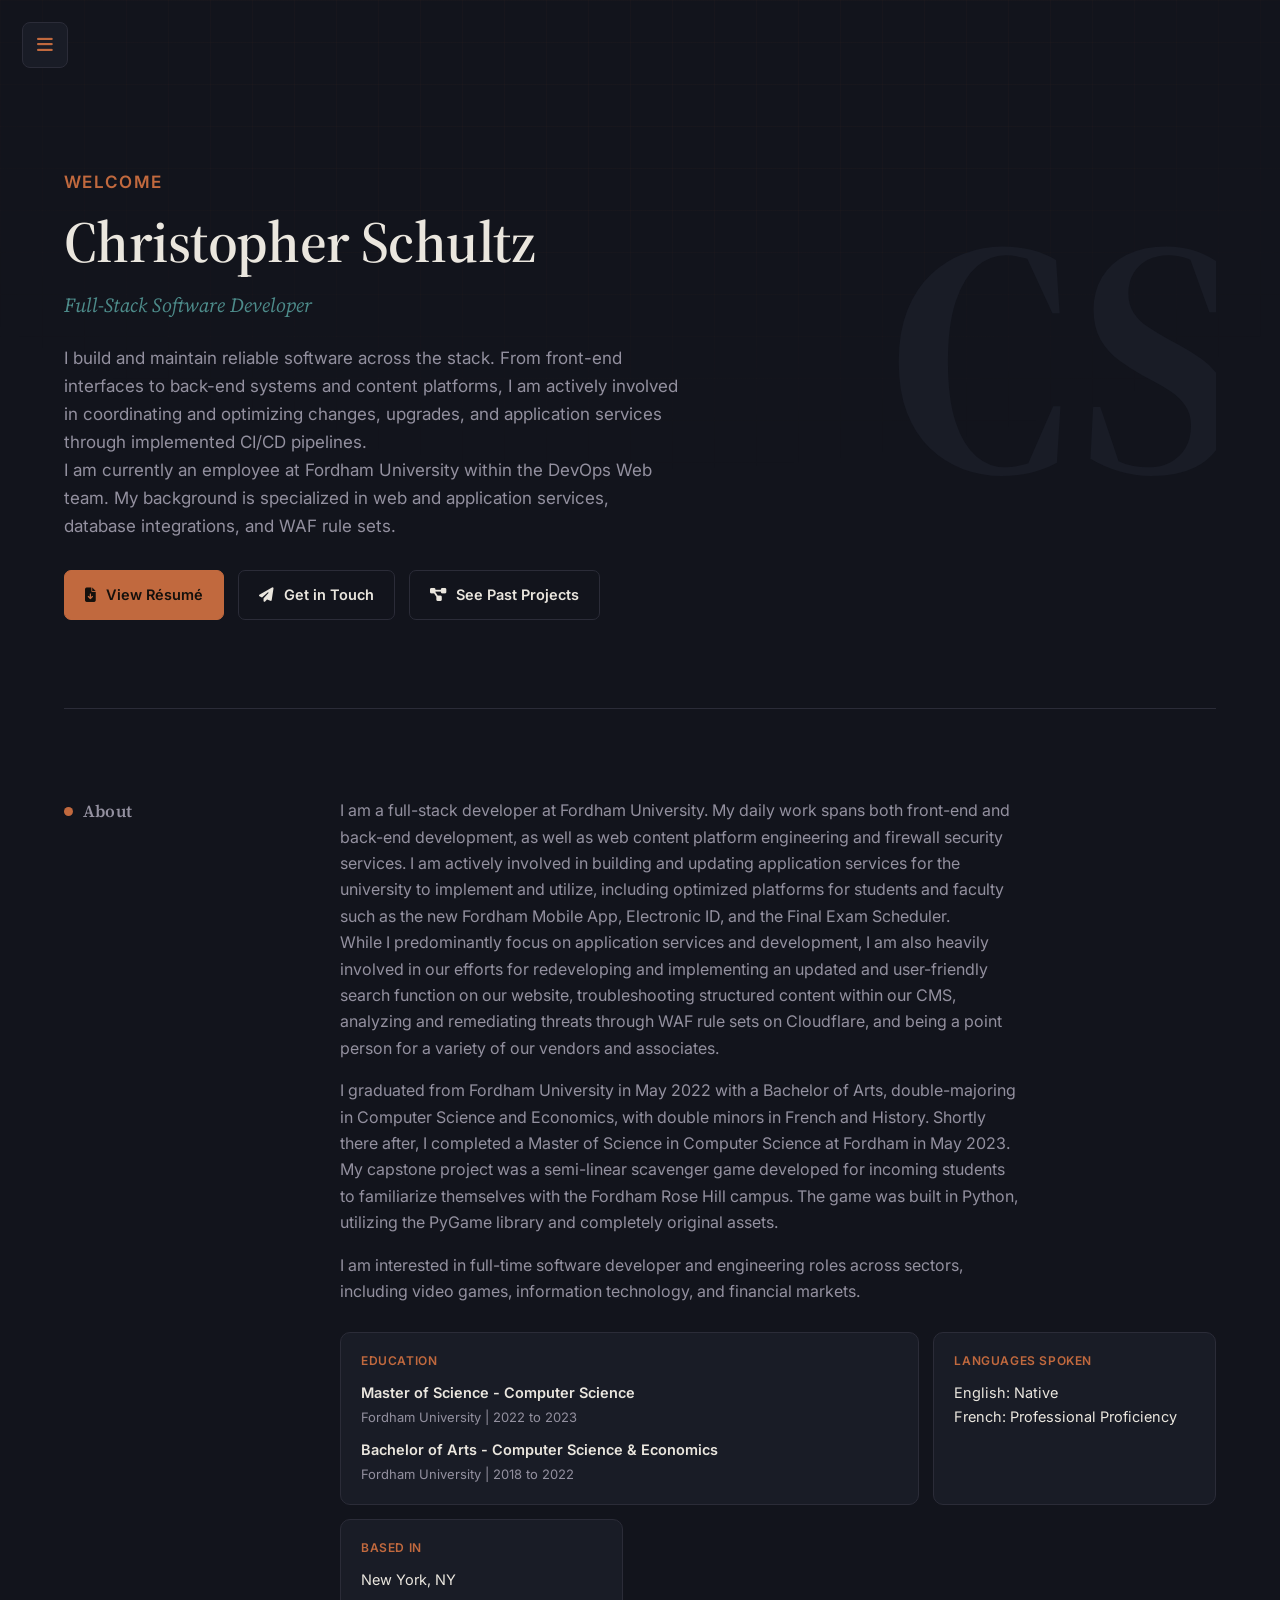
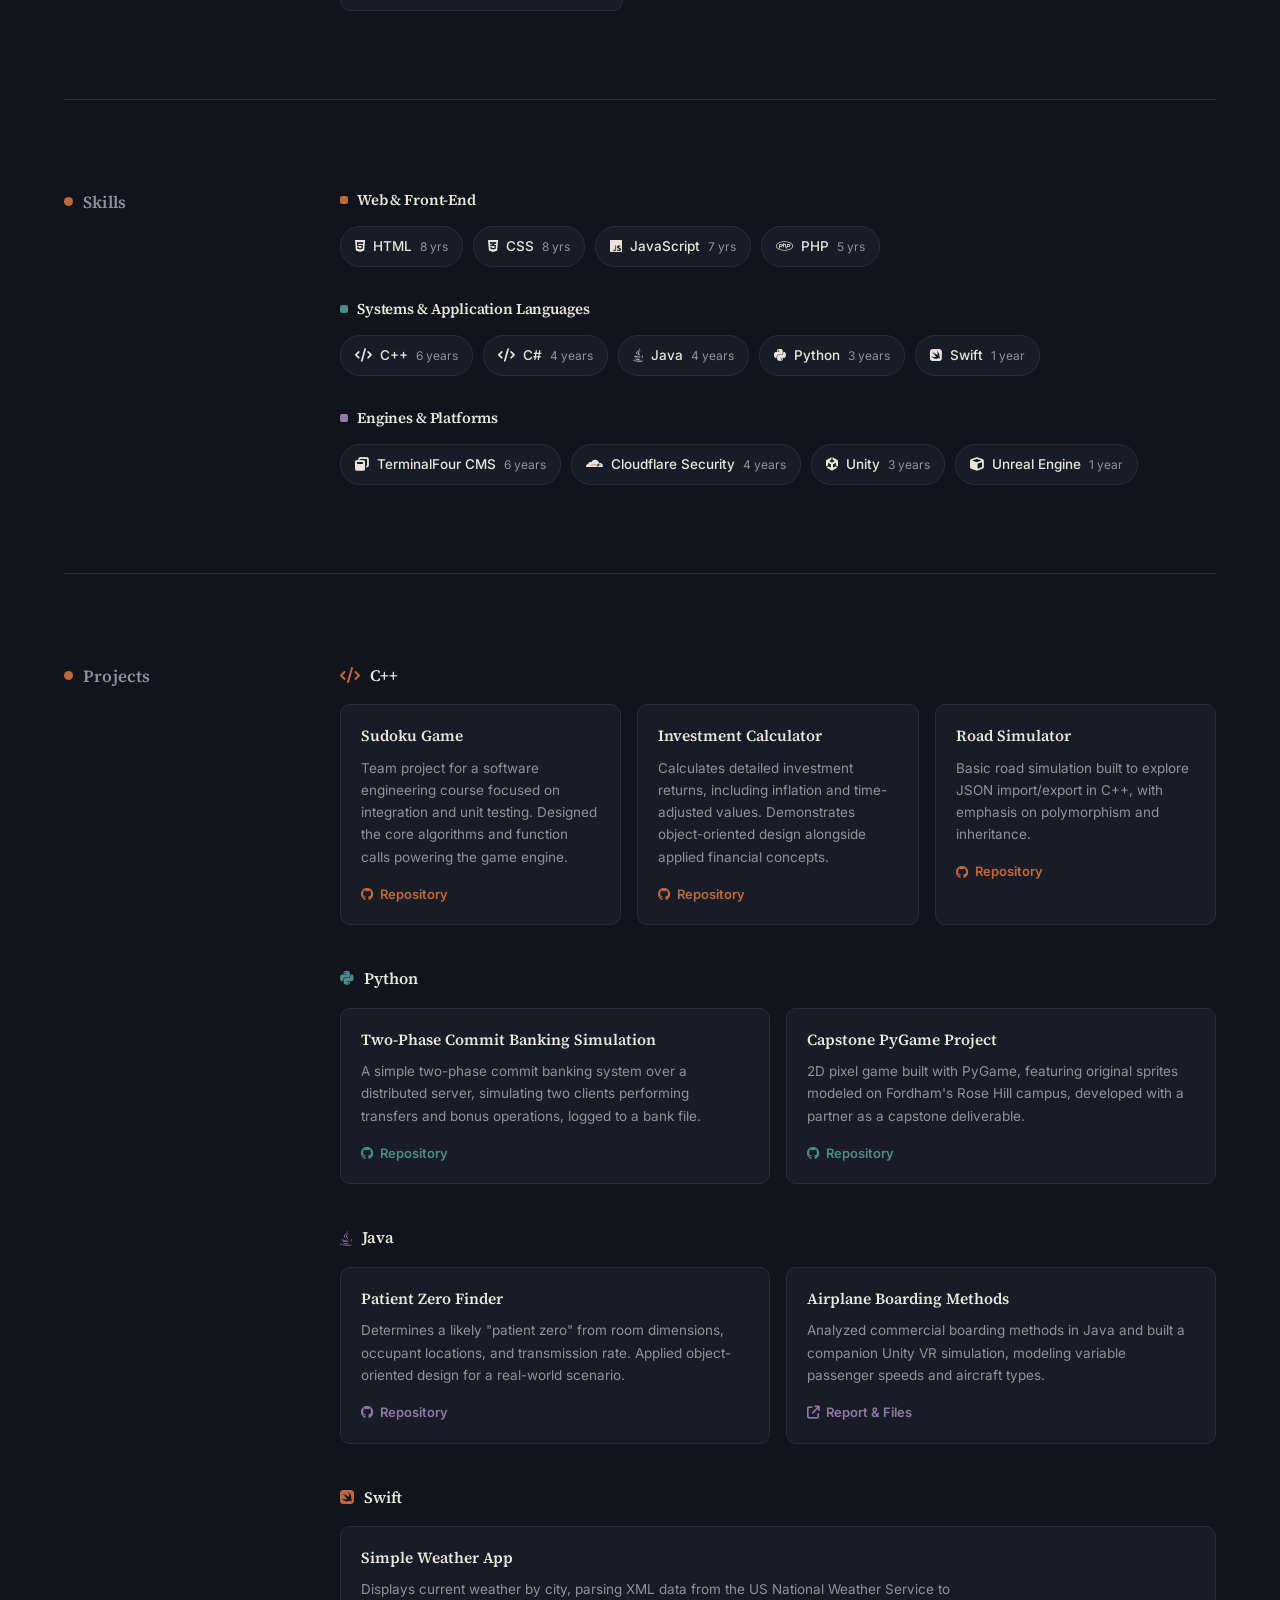
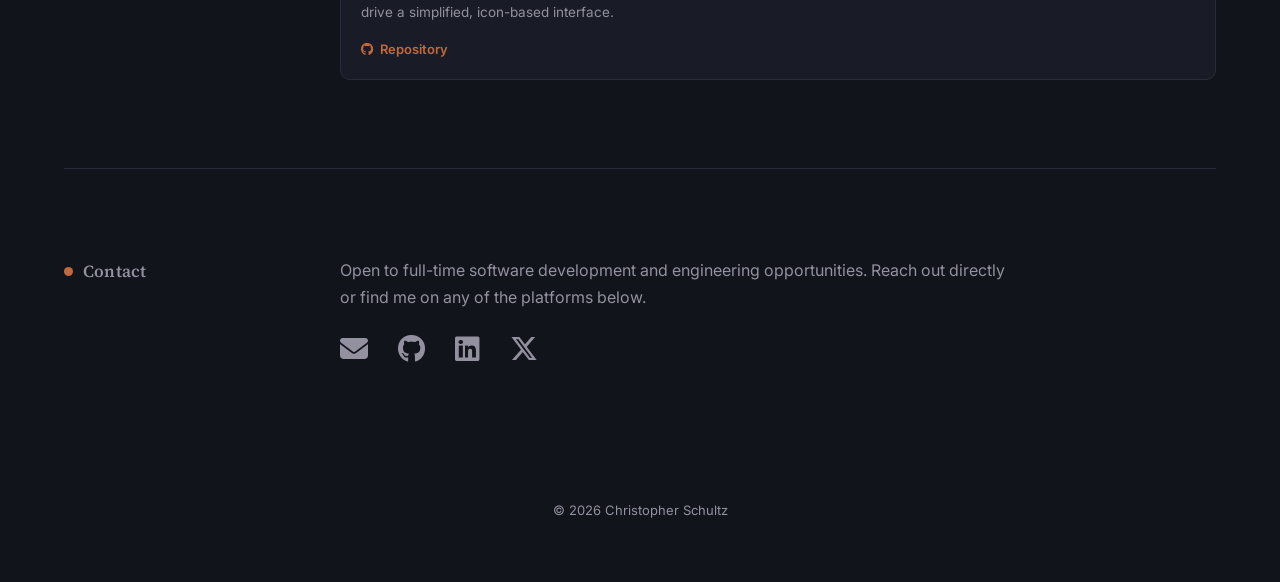
<file: index.html>
<!DOCTYPE html>
<html lang="en">
<head>
<meta charset="UTF-8">
<meta name="viewport" content="width=device-width, initial-scale=1">
<title>Christopher Schultz | Full-Stack Software Developer</title>
<meta name="description" content="Christopher Schultz — Full-Stack Software Developer Web, systems, and product development.">
<link rel="preconnect" href="https://fonts.googleapis.com">
<link rel="preconnect" href="https://fonts.gstatic.com" crossorigin>
<link href="https://fonts.googleapis.com/css2?family=Source+Serif+4:wght@500;600;700&family=Inter:wght@400;500;600;700&display=swap" rel="stylesheet">
<link rel="stylesheet" href="https://cdnjs.cloudflare.com/ajax/libs/font-awesome/6.5.2/css/all.min.css">
<link rel="stylesheet" href="style.css">
</head>
<body>

<button class="nav-toggle" id="navToggle" aria-label="Toggle navigation" aria-expanded="false" aria-controls="sideNav">
  <i class="fa-solid fa-bars"></i>
  <i class="fa-solid fa-xmark"></i>
</button>

<div class="backdrop" id="backdrop"></div>

<nav class="side-nav" id="sideNav">
  <div class="brand">
    <strong>Christopher Schultz</strong>
    <span>Full-Stack Software Developer</span>
  </div>
  <ul>
    <li><a href="#home" data-nav><i class="fa-solid fa-house"></i>Home</a></li>
    <li><a href="#about" data-nav><i class="fa-solid fa-user"></i>About</a></li>
    <li><a href="#skills" data-nav><i class="fa-solid fa-layer-group"></i>Skills</a></li>
    <li><a href="#projects" data-nav><i class="fa-solid fa-diagram-project"></i> Past Projects</a></li>
    <li><a href="#contact" data-nav><i class="fa-solid fa-envelope"></i>Contact</a></li>
  </ul>
  <div class="nav-footer">
    <a href="https://github.com/cschultz11" target="_blank" rel="noopener" aria-label="GitHub"><i class="fa-brands fa-github"></i></a>
    <a href="https://www.linkedin.com/in/christopherjschultz/" target="_blank" rel="noopener" aria-label="LinkedIn"><i class="fa-brands fa-linkedin"></i></a>
    <a href="https://twitter.com/chrisschultz407" target="_blank" rel="noopener" aria-label="X"><i class="fa-brands fa-x-twitter"></i></a>
    <a href="mailto:chrisschultz407@gmail.com" aria-label="Email"><i class="fa-solid fa-envelope"></i></a>
  </div>
</nav>

<main>

  <section id="home" class="hero">
    <span class="monogram" aria-hidden="true">CS</span>
    <div class="hero-content">
      <p class="eyebrow">Welcome</p>
      <h1>Christopher Schultz</h1>
      <p class="role">Full-Stack Software Developer</p>
      <p>I build and maintain reliable software across the stack. From front-end interfaces to
         back-end systems and content platforms, I am actively involved in coordinating and optimizing
         changes, upgrades, and application services through implemented CI/CD pipelines. <br>
         I am currently an employee at Fordham University within the DevOps Web team. My background is specialized
        in web and application services, database integrations, and WAF rule sets.</p>
      <div class="cta-row">
        <a class="btn btn-primary" href="https://github.com/cschultz11/cschultz11.github.io/blob/production/about/Christopher%20Schultz%20Resume.pdf" target="_blank" rel="noopener">
          <i class="fa-solid fa-file-arrow-down"></i> View Résumé
        </a>
        <a class="btn btn-ghost" href="#contact"><i class="fa-solid fa-paper-plane"></i> Get in Touch</a>
        <a class="btn btn-ghost" href="#projects"><i class="fa-solid fa-diagram-project"></i> See Past Projects</a>
      </div>
    </div>
  </section>

  <section id="about">
    <div class="section-grid">
      <h2 class="section-label"><span class="index-dot"></span>About</h2>
      <div class="section-content">
        <p>I am a full-stack developer at Fordham University. My daily work spans both
           front-end and back-end development, as well as web content platform engineering and firewall security services.
           I am actively involved in building and updating application services for the university to implement and utilize,
          including optimized platforms for students and faculty such as the new Fordham Mobile App, Electronic ID, and the Final Exam Scheduler.<br>
          While I predominantly focus on application services and development, I am also heavily involved in our efforts for redeveloping and implementing
          an updated and user-friendly search function on our website, troubleshooting structured content within our CMS, analyzing and remediating threats
          through WAF rule sets on Cloudflare, and being a point person for a variety of our vendors and associates.</p>
        <p>I graduated from Fordham University in May 2022 with a Bachelor of Arts,
           double-majoring in Computer Science and Economics, with double minors in French and
           History. Shortly there after, I completed a Master of Science in Computer Science at Fordham in May 2023.
           My capstone project was a semi-linear scavenger game developed for incoming students to familiarize themselves with the Fordham Rose Hill campus. The game was built in Python, utilizing the PyGame
           library and completely original assets.</p>
        <p>I am interested in full-time software developer and engineering roles across sectors, including video
           games, information technology, and financial markets.</p>

        <div class="facts">
          <div class="fact fact-wide">
            <div class="label">Education</div>
            <ul class="edu-list">
              <li><strong>Master of Science - Computer Science</strong><span>Fordham University | 2022 to 2023</span></li>
              <li><strong>Bachelor of Arts - Computer Science & Economics</strong><span>Fordham University | 2018 to 2022</span></li>
            </ul>
          </div>
          <div class="fact"><div class="label">Languages Spoken</div><div class="value">English: Native</div><div class="value">French: Professional Proficiency</div></div>
          <div class="fact"><div class="label">Based In</div><div class="value">New York, NY</div></div>
        </div>
      </div>
    </div>
  </section>

  <section id="skills">
    <div class="section-grid">
      <h2 class="section-label"><span class="index-dot"></span>Skills</h2>
      <div class="section-content">

        <div class="skill-group c-1">
          <h3>Web & Front-End</h3>
          <div class="chip-row">
            <span class="chip"><i class="fa-brands fa-html5"></i>HTML <span class="yrs">8 yrs</span></span>
            <span class="chip"><i class="fa-brands fa-css3-alt"></i>CSS <span class="yrs">8 yrs</span></span>
            <span class="chip"><i class="fa-brands fa-js"></i>JavaScript <span class="yrs">7 yrs</span></span>
            <span class="chip"><i class="fa-brands fa-php"></i>PHP <span class="yrs">5 yrs</span></span>
          </div>
        </div>

        <div class="skill-group c-2">
          <h3>Systems & Application Languages</h3>
          <div class="chip-row">
            <span class="chip"><i class="fa-solid fa-code"></i>C++ <span class="yrs">6 years</span></span>
            <span class="chip"><i class="fa-solid fa-code"></i>C# <span class="yrs">4 years</span></span>
            <span class="chip"><i class="fa-brands fa-java"></i>Java <span class="yrs">4 years</span></span>
            <span class="chip"><i class="fa-brands fa-python"></i>Python <span class="yrs">3 years</span></span>
            <span class="chip"><i class="fa-brands fa-swift"></i>Swift <span class="yrs">1 year</span></span>
          </div>
        </div>

        <div class="skill-group c-3">
          <h3>Engines & Platforms</h3>
          <div class="chip-row">
            <span class="chip"><i class="fa-solid fa-window-restore"></i>TerminalFour CMS<span class="yrs">6 years</span></span>
            <span class="chip"><i class="fa-brands fa-cloudflare"></i>Cloudflare Security<span class="yrs">4 years</span></span>
            <span class="chip"><i class="fa-brands fa-unity"></i>Unity <span class="yrs">3 years</span></span>
            <span class="chip"><i class="fa-solid fa-cube"></i>Unreal Engine <span class="yrs">1 year</span></span>
          </div>
        </div>

      </div>
    </div>
  </section>

  <section id="projects">
    <div class="section-grid">
      <h2 class="section-label"><span class="index-dot"></span>Projects</h2>
      <div class="section-content">

        <div class="proj-lang c-1">
          <div class="lang-head"><i class="fa-solid fa-code"></i><span>C++</span></div>
          <div class="proj-grid">
            <div class="proj-card">
              <h4>Sudoku Game</h4>
              <p>Team project for a software engineering course focused on integration and unit
                 testing. Designed the core algorithms and function calls powering the game engine.</p>
              <a href="https://github.com/adonofrio23/Software-Engineering-Sudoku" target="_blank" rel="noopener"><i class="fa-brands fa-github"></i> Repository</a>
            </div>
            <div class="proj-card">
              <h4>Investment Calculator</h4>
              <p>Calculates detailed investment returns, including inflation and time-adjusted
                 values. Demonstrates object-oriented design alongside applied financial concepts.</p>
              <a href="https://github.com/cschultz11/InvestmentCalculator/" target="_blank" rel="noopener"><i class="fa-brands fa-github"></i> Repository</a>
            </div>
            <div class="proj-card">
              <h4>Road Simulator</h4>
              <p>Basic road simulation built to explore JSON import/export in C++, with emphasis on
                 polymorphism and inheritance.</p>
              <a href="https://github.com/cschultz11/road-simulator" target="_blank" rel="noopener"><i class="fa-brands fa-github"></i> Repository</a>
            </div>
          </div>
        </div>

        <div class="proj-lang c-2">
          <div class="lang-head"><i class="fa-brands fa-python"></i><span>Python</span></div>
          <div class="proj-grid">
            <div class="proj-card">
              <h4>Two-Phase Commit Banking Simulation</h4>
              <p>A simple two-phase commit banking system over a distributed server, simulating two
                 clients performing transfers and bonus operations, logged to a bank file.</p>
              <a href="https://github.com/cschultz11/Simple-2PC" target="_blank" rel="noopener"><i class="fa-brands fa-github"></i> Repository</a>
            </div>
            <div class="proj-card">
              <h4>Capstone PyGame Project</h4>
              <p>2D pixel game built with PyGame, featuring original sprites modeled on Fordham's
                 Rose Hill campus, developed with a partner as a capstone deliverable.</p>
              <a href="https://github.com/AlexisWein/Capstone-Project" target="_blank" rel="noopener"><i class="fa-brands fa-github"></i> Repository</a>
            </div>
          </div>
        </div>

        <div class="proj-lang c-3">
          <div class="lang-head"><i class="fa-brands fa-java"></i><span>Java</span></div>
          <div class="proj-grid">
            <div class="proj-card">
              <h4>Patient Zero Finder</h4>
              <p>Determines a likely "patient zero" from room dimensions, occupant locations, and
                 transmission rate. Applied object-oriented design for a real-world scenario.</p>
              <a href="https://github.com/cschultz11/PatientZeroFinder" target="_blank" rel="noopener"><i class="fa-brands fa-github"></i> Repository</a>
            </div>
            <div class="proj-card">
              <h4>Airplane Boarding Methods</h4>
              <p>Analyzed commercial boarding methods in Java and built a companion Unity VR
                 simulation, modeling variable passenger speeds and aircraft types.</p>
              <a href="https://drive.google.com/drive/folders/1aSpMXPJNy6ypOxad23_6JShjhKEfQ1mN?usp=sharing" target="_blank" rel="noopener"><i class="fa-solid fa-arrow-up-right-from-square"></i> Report & Files</a>
            </div>
          </div>
        </div>

        <div class="proj-lang c-1">
          <div class="lang-head"><i class="fa-brands fa-swift"></i><span>Swift</span></div>
          <div class="proj-grid">
            <div class="proj-card">
              <h4>Simple Weather App</h4>
              <p>Displays current weather by city, parsing XML data from the US National Weather
                 Service to drive a simplified, icon-based interface.</p>
              <a href="https://github.com/cschultz11/weather-app" target="_blank" rel="noopener"><i class="fa-brands fa-github"></i> Repository</a>
            </div>
          </div>
        </div>

      </div>
    </div>
  </section>

  <section id="contact">
    <div class="section-grid">
      <h2 class="section-label"><span class="index-dot"></span>Contact</h2>
      <div class="section-content">
        <p>Open to full-time software development and engineering opportunities. Reach out directly or find me on
           any of the platforms below.</p>
        <div class="contact-icons">
          <a href="mailto:chrisschultz407@gmail.com" aria-label="Email" title="Email"><i class="fa-solid fa-envelope"></i></a>
          <a href="https://github.com/cschultz11" target="_blank" rel="noopener" aria-label="GitHub" title="GitHub"><i class="fa-brands fa-github"></i></a>
          <a href="https://www.linkedin.com/in/christopherjschultz/" target="_blank" rel="noopener" aria-label="LinkedIn" title="LinkedIn"><i class="fa-brands fa-linkedin"></i></a>
          <a href="https://twitter.com/chrisschultz407" target="_blank" rel="noopener" aria-label="X" title="X"><i class="fa-brands fa-x-twitter"></i></a>
        </div>
      </div>
    </div>
  </section>

</main>

<footer>&copy; <span id="year"></span> Christopher Schultz</footer>

<script src="script.js"></script>
</body>
</html>
</file>
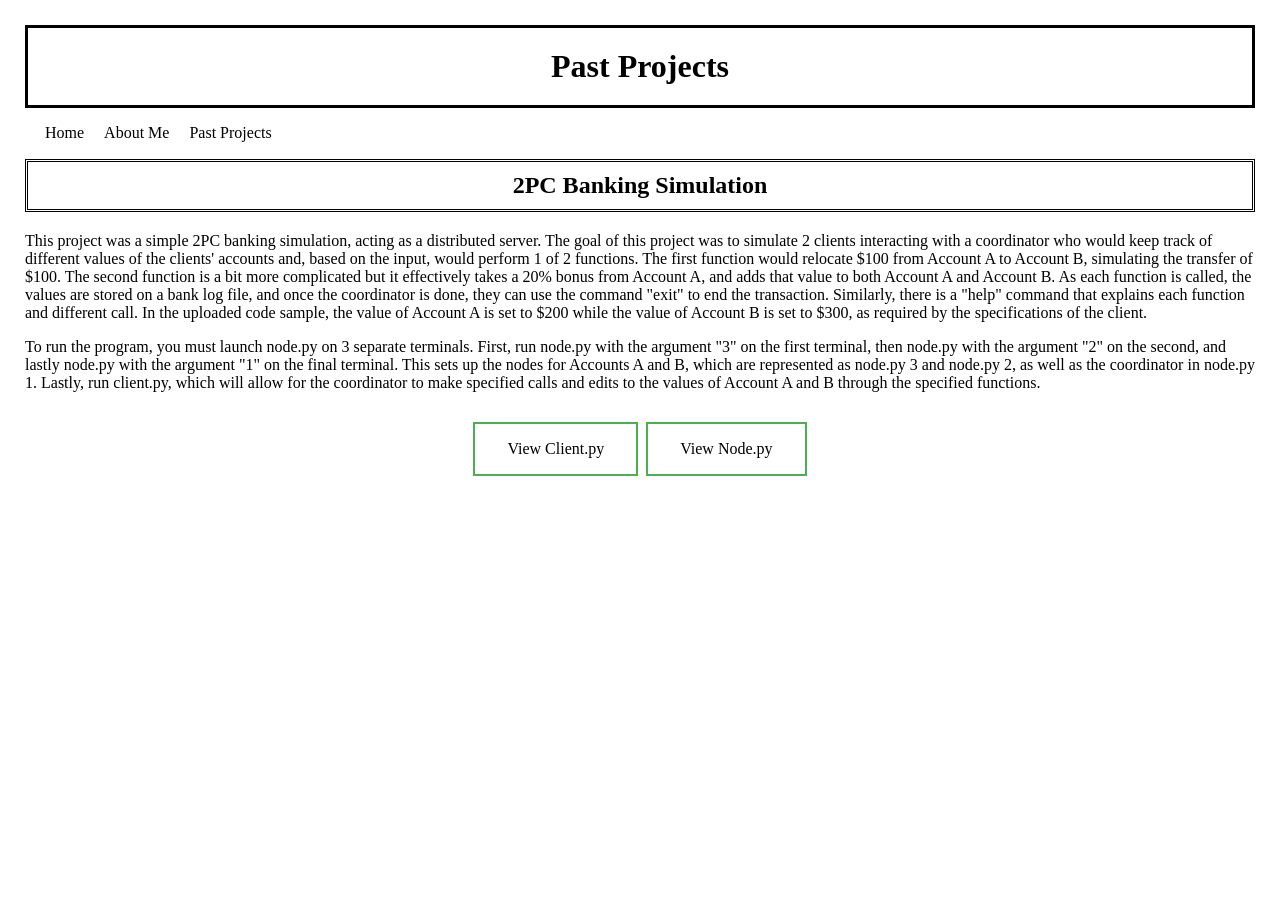
<file: past-projects/2PC-banking/index.html>
<!DOCTYPE html>
<html>
<head>
	<style>
		.button {
			background-color: #4CAF50;
  			border: none;
  			color: white;
  			padding: 16px 32px;
  			text-align: center;
  			text-decoration: none;
  			display: inline-block;
  			font-size: 16px;
  			margin: 4px 2px;
  			transition-duration: 0.4s;
  			cursor: pointer;
		}
		.buttonDOWNLOAD {
			background-color: white; 
  			color: black; 
  			border: 2px solid #4CAF50;
		}
		.buttonDOWNLOAD:hover {
			background-color: #4CAF50;
  			color: white;
		}
		ul2 {
			list-style-type: none;
			background-color: #f3f3f3;
		}
		li2 {
			float: left;
		}
		li2 a {
			display: block;
			color: black;
			background-color: white;
			text-align: center;
			padding: 10px;
			text-decoration: none;
		}
		li2 a:hover:not(.active) {
			background-color: #ddd;
		}
		li2 a.active {
			color: white;
			background-color: #04AA6D;
		}
		body {
			margin: 25px;
		}
		div {
			text-align:center;
			padding: 10px;
		}
		.demark {
			margin-top:-25px;
			margin-bottom:35px;
		}
		h1 {
			text-align: center;
			border-style: solid;
			padding: 20px;
		}
		h2 {
			padding: 10px;
			text-align:center;
		}
		.sectBorder {
			border-style: double;
		}
		h3 {
			margin-bottom:-10px;
			padding: 10px;
			text-align:center;
		}
	</style>
<head>
  
<body>
	<h1>Past Projects</h1>
	<div class="demark">
	<ul2>
		<li2><a href="https://cschultz11.github.io/">Home</a></li2>
		<li2><a href="https://cschultz11.github.io/about-me/">About Me</a></li2>
		<li2><a href="https://cschultz11.github.io/past-projects/">Past Projects</a></li2>
	</ul2>
	</div>
		<h2 class="sectBorder">2PC Banking Simulation</h2>
		<p>This project was a simple 2PC banking simulation, acting as a distributed server. The goal of this project
		was to simulate 2 clients interacting with a coordinator who would keep track of different values of the clients' accounts
		and, based on the input, would perform 1 of 2 functions. The first function would relocate $100 from Account A to Account B,
		simulating the transfer of $100. The second function is a bit more complicated but it effectively takes a 20% bonus from
		Account A, and adds that value to both Account A and Account B. As each function is called, the values are stored on a bank log file,
		and once the coordinator is done, they can use the command "exit" to end the transaction. Similarly, there is a "help" command that explains
		each function and different call. In the uploaded code sample, the value of Account A is set to $200 while the value of Account B is set to $300,
		as required by the specifications of the client.</p>
		<p>To run the program, you must launch node.py on 3 separate terminals. First, run node.py with the argument "3" on the first terminal, then
		node.py with the argument "2" on the second, and lastly node.py with the argument "1" on the final terminal. This sets up the nodes for Accounts A and B,
		which are represented as node.py 3 and node.py 2, as well as the coordinator in node.py 1. Lastly, run client.py, which will allow for the coordinator to
		make specified calls and edits to the values of Account A and B through the specified functions.
		</p>
		<div>
		<a href="https://github.com/cschultz11/cschultz11.github.io/blob/main/past-projects/2PC-banking/client.py" class="button buttonDOWNLOAD">
		View Client.py</a>
		<a href="https://github.com/cschultz11/cschultz11.github.io/blob/main/past-projects/2PC-banking/client.py" class="button buttonDOWNLOAD">
		View Node.py</a>
		</div>
</body>  
</html>
</file>
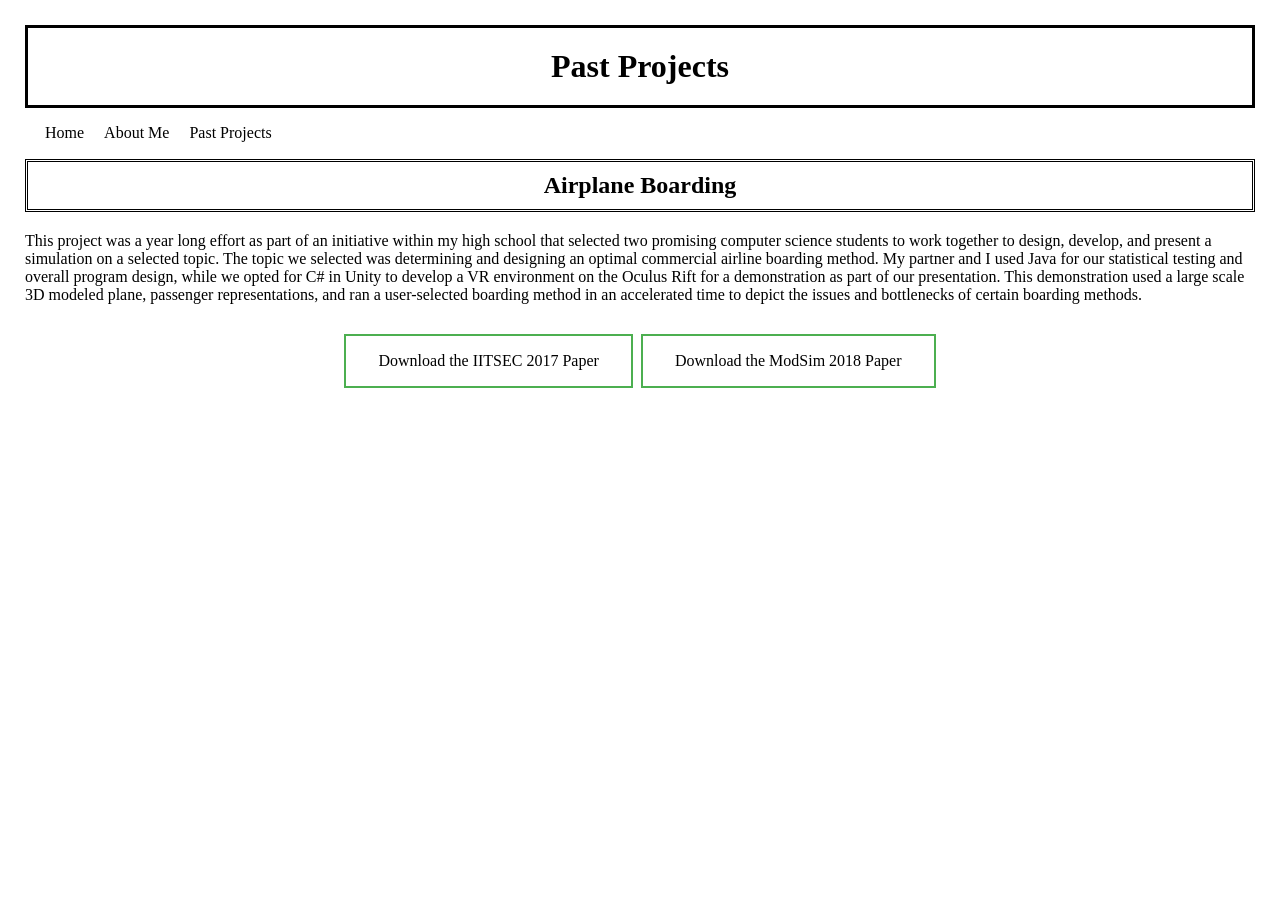
<file: past-projects/airplane-boarding/index.html>
<!DOCTYPE html>
<html>
<head>
	<style>
		.button {
			background-color: #4CAF50;
  			border: none;
  			color: white;
  			padding: 16px 32px;
  			text-align: center;
  			text-decoration: none;
  			display: inline-block;
  			font-size: 16px;
  			margin: 4px 2px;
  			transition-duration: 0.4s;
  			cursor: pointer;
		}
		.buttonDOWNLOAD {
			background-color: white; 
  			color: black; 
  			border: 2px solid #4CAF50;
		}
		.buttonDOWNLOAD:hover {
			background-color: #4CAF50;
  			color: white;
		}
		ul2 {
			list-style-type: none;
			background-color: #f3f3f3;
		}
		li2 {
			float: left;
		}
		li2 a {
			display: block;
			color: black;
			background-color: white;
			text-align: center;
			padding: 10px;
			text-decoration: none;
		}
		li2 a:hover:not(.active) {
			background-color: #ddd;
		}
		li2 a.active {
			color: white;
			background-color: #04AA6D;
		}
		body {
			margin: 25px;
		}
		div {
			text-align:center;
			padding: 10px;
		}
		.demark {
			margin-top:-25px;
			margin-bottom:35px;
		}
		h1 {
			text-align: center;
			border-style: solid;
			padding: 20px;
		}
		h2 {
			padding: 10px;
			text-align:center;
		}
		.sectBorder {
			border-style: double;
		}
		h3 {
			margin-bottom:-10px;
			padding: 10px;
			text-align:center;
		}
	</style>
<head>
  
<body>
	<h1>Past Projects</h1>
	<div class="demark">
	<ul2>
		<li2><a href="https://cschultz11.github.io/">Home</a></li2>
		<li2><a href="https://cschultz11.github.io/about-me/">About Me</a></li2>
		<li2><a href="https://cschultz11.github.io/past-projects/">Past Projects</a></li2>
	</ul2>
	</div>
		<h2 class="sectBorder">Airplane Boarding</h2>
		<p>This project was a year long effort as part of an initiative within my high school that selected
		two promising computer science students to work together to design, develop, and present a simulation
		on a selected topic. The topic we selected was determining and designing an optimal commercial airline boarding
		method. My partner and I used Java for our statistical testing and overall program design, while we opted for C# in Unity
		to develop a VR environment on the Oculus Rift for a demonstration as part of our presentation. This demonstration
		used a large scale 3D modeled plane, passenger representations, and ran a user-selected boarding method in an accelerated time
		to depict the issues and bottlenecks of certain boarding methods.</p>
		<div>
		<a href="https://github.com/cschultz11/cschultz11.github.io/raw/main/past-projects/airplane-boarding/papers/An%20Analysis%20of%20Boarding%20Procedures%20on%20Commercial%20Airlines%20(IITSEC).pdf" class="button buttonDOWNLOAD">
		Download the IITSEC 2017 Paper</a>
		<a href="https://github.com/cschultz11/cschultz11.github.io/raw/main/past-projects/airplane-boarding/papers/An%20Analysis%20of%20Boarding%20Procedures%20on%20Commercial%20Airlines%20(MODSIM).pdf" class="button buttonDOWNLOAD">
		Download the ModSim 2018 Paper</a>
		</div>
</body>  
</html>
</file>
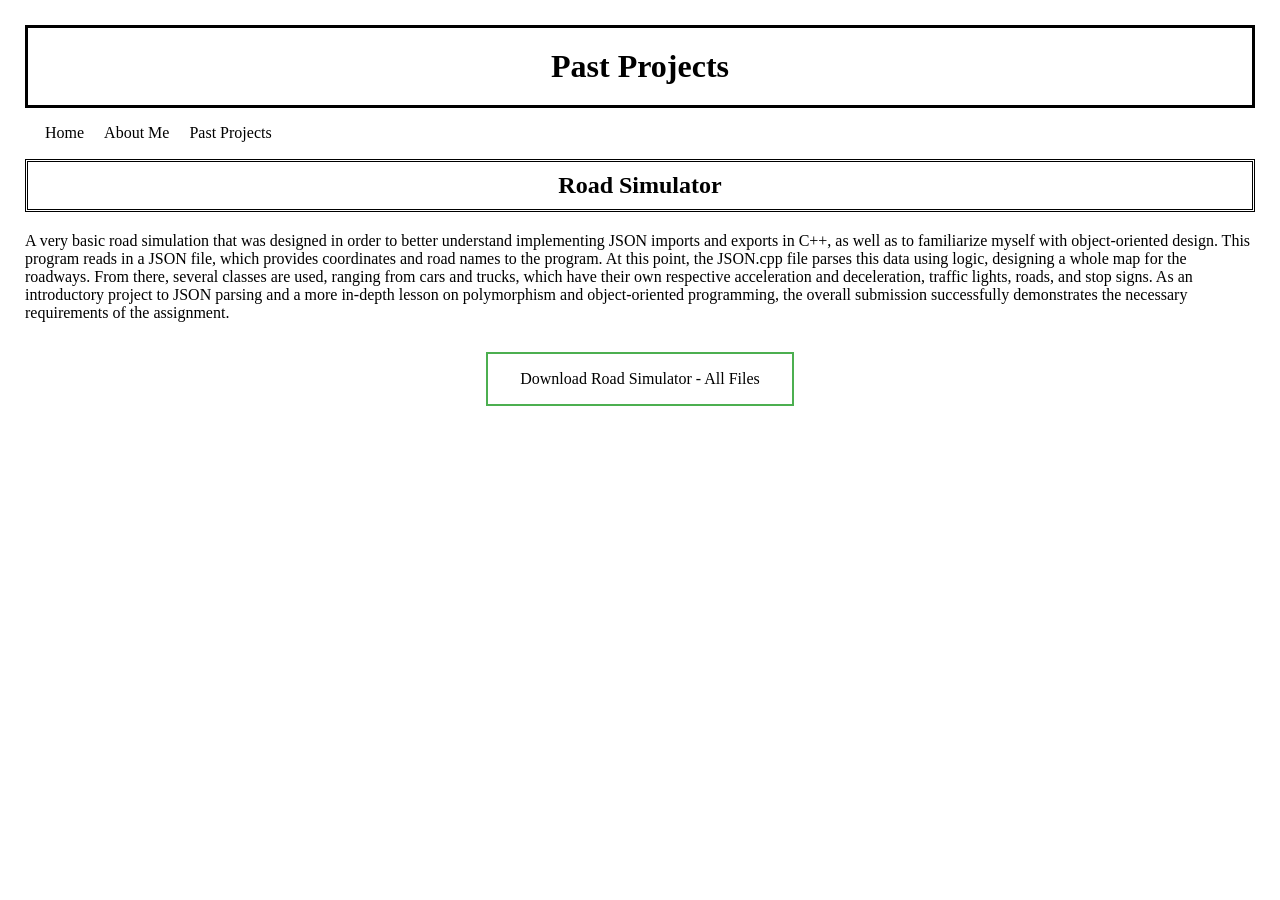
<file: past-projects/road-simulator/index.html>
<!DOCTYPE html>
<html>
<head>
	<style>
		.button {
			background-color: #4CAF50;
  			border: none;
  			color: white;
  			padding: 16px 32px;
  			text-align: center;
  			text-decoration: none;
  			display: inline-block;
  			font-size: 16px;
  			margin: 4px 2px;
  			transition-duration: 0.4s;
  			cursor: pointer;
		}
		.buttonDOWNLOAD {
			background-color: white; 
  			color: black; 
  			border: 2px solid #4CAF50;
		}
		.buttonDOWNLOAD:hover {
			background-color: #4CAF50;
  			color: white;
		}
		ul2 {
			list-style-type: none;
			background-color: #f3f3f3;
		}
		li2 {
			float: left;
		}
		li2 a {
			display: block;
			color: black;
			background-color: white;
			text-align: center;
			padding: 10px;
			text-decoration: none;
		}
		li2 a:hover:not(.active) {
			background-color: #ddd;
		}
		li2 a.active {
			color: white;
			background-color: #04AA6D;
		}
		body {
			margin: 25px;
		}
		div {
			text-align:center;
			padding: 10px;
		}
		.demark {
			margin-top:-25px;
			margin-bottom:35px;
		}
		h1 {
			text-align: center;
			border-style: solid;
			padding: 20px;
		}
		h2 {
			padding: 10px;
			text-align:center;
		}
		.sectBorder {
			border-style: double;
		}
		h3 {
			margin-bottom:-10px;
			padding: 10px;
			text-align:center;
		}
	</style>
<head>
  
<body>
	<h1>Past Projects</h1>
	<div class="demark">
	<ul2>
		<li2><a href="https://cschultz11.github.io/">Home</a></li2>
		<li2><a href="https://cschultz11.github.io/about-me/">About Me</a></li2>
		<li2><a href="https://cschultz11.github.io/past-projects/">Past Projects</a></li2>
	</ul2>
	</div>
		<h2 class="sectBorder">Road Simulator</h2>
		<p>A very basic road simulation that was designed in order to better understand implementing JSON imports and exports
		in C++, as well as to familiarize myself with object-oriented design. This program reads in a JSON file, which provides
		coordinates and road names to the program. At this point, the JSON.cpp file parses this data using logic, designing a
		whole map for the roadways. From there, several classes are used, ranging from cars and trucks, which have their own
		respective acceleration and deceleration, traffic lights, roads, and stop signs. As an introductory project to JSON
		parsing and a more in-depth lesson on polymorphism and object-oriented programming, the overall submission
		successfully demonstrates the necessary requirements of the assignment.</p>
		<div>
		<a href="https://github.com/cschultz11/cschultz11.github.io/raw/main/past-projects/road-simulator/Road%20Simulator.zip" class="button buttonDOWNLOAD">
		Download Road Simulator - All Files</a>
		</div>
</body>  
</html>
</file>
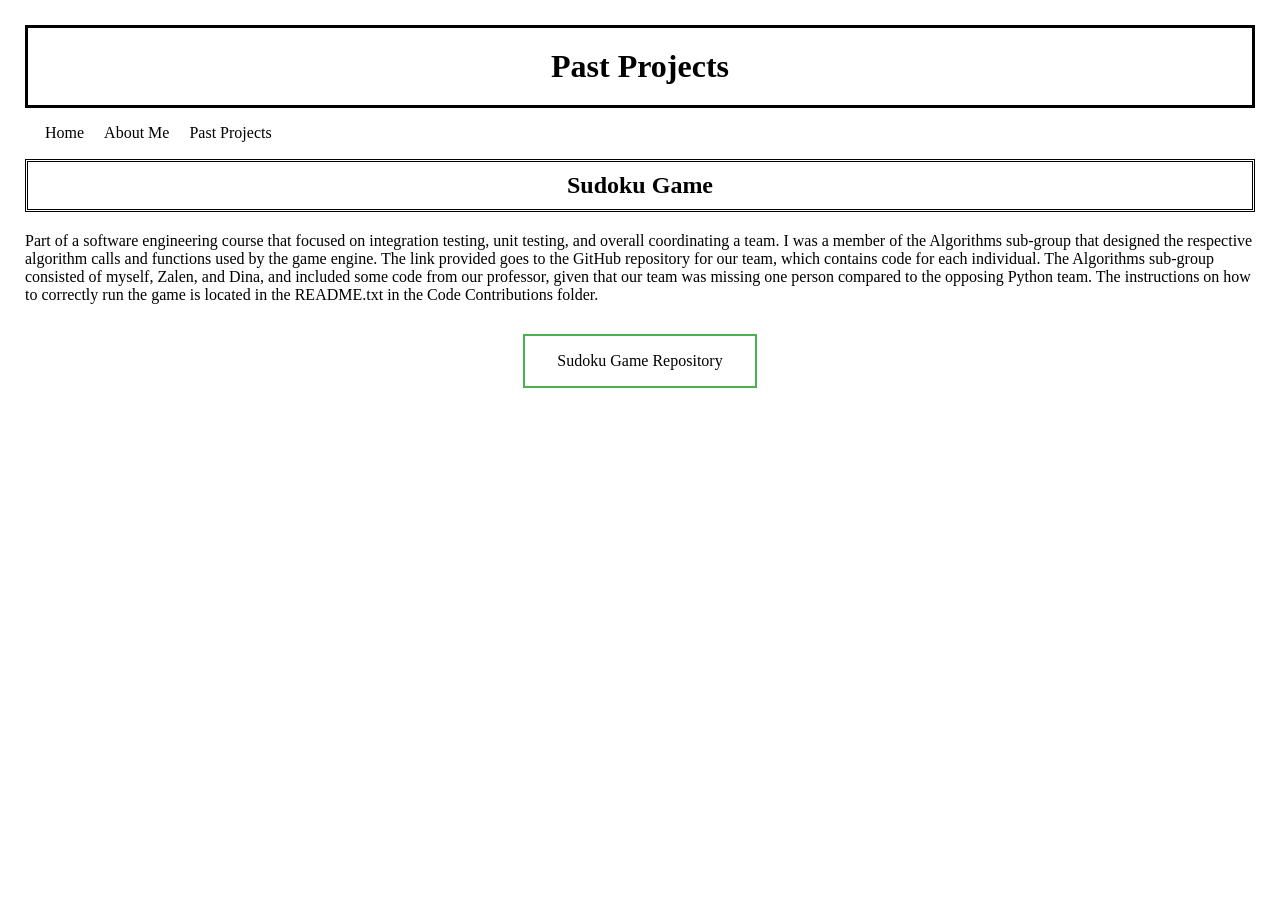
<file: past-projects/sudoku-game/index.html>
<!DOCTYPE html>
<html>
<head>
	<style>
		.button {
			background-color: #4CAF50;
  			border: none;
  			color: white;
  			padding: 16px 32px;
  			text-align: center;
  			text-decoration: none;
  			display: inline-block;
  			font-size: 16px;
  			margin: 4px 2px;
  			transition-duration: 0.4s;
  			cursor: pointer;
		}
		.buttonDOWNLOAD {
			background-color: white; 
  			color: black; 
  			border: 2px solid #4CAF50;
		}
		.buttonDOWNLOAD:hover {
			background-color: #4CAF50;
  			color: white;
		}
		ul2 {
			list-style-type: none;
			background-color: #f3f3f3;
		}
		li2 {
			float: left;
		}
		li2 a {
			display: block;
			color: black;
			background-color: white;
			text-align: center;
			padding: 10px;
			text-decoration: none;
		}
		li2 a:hover:not(.active) {
			background-color: #ddd;
		}
		li2 a.active {
			color: white;
			background-color: #04AA6D;
		}
		body {
			margin: 25px;
		}
		div {
			text-align:center;
			padding: 10px;
		}
		.demark {
			margin-top:-25px;
			margin-bottom:35px;
		}
		h1 {
			text-align: center;
			border-style: solid;
			padding: 20px;
		}
		h2 {
			padding: 10px;
			text-align:center;
		}
		.sectBorder {
			border-style: double;
		}
		h3 {
			margin-bottom:-10px;
			padding: 10px;
			text-align:center;
		}
	</style>
<head>
  
<body>
	<h1>Past Projects</h1>
	<div class="demark">
	<ul2>
		<li2><a href="https://cschultz11.github.io/">Home</a></li2>
		<li2><a href="https://cschultz11.github.io/about-me/">About Me</a></li2>
		<li2><a href="https://cschultz11.github.io/past-projects/">Past Projects</a></li2>
	</ul2>
	</div>
		<h2 class="sectBorder">Sudoku Game</h2>
		<p>Part of a software engineering course that focused on integration testing, unit testing, and overall coordinating a team.
      I was a member of the Algorithms sub-group that designed the respective algorithm calls and functions used by the game engine.
      The link provided goes to the GitHub repository for our team, which contains code for each individual.
      The Algorithms sub-group consisted of myself, Zalen, and Dina, and included some code from our professor, given that our team was missing one person
      compared to the opposing Python team. The instructions on how to correctly run the game is located in the README.txt in the Code Contributions folder.</p>
		<div>
		<a href="https://github.com/adonofrio23/Software-Engineering-Sudoku" class="button buttonDOWNLOAD">
		Sudoku Game Repository</a>
		</div>
</body>  
</html>
</file>
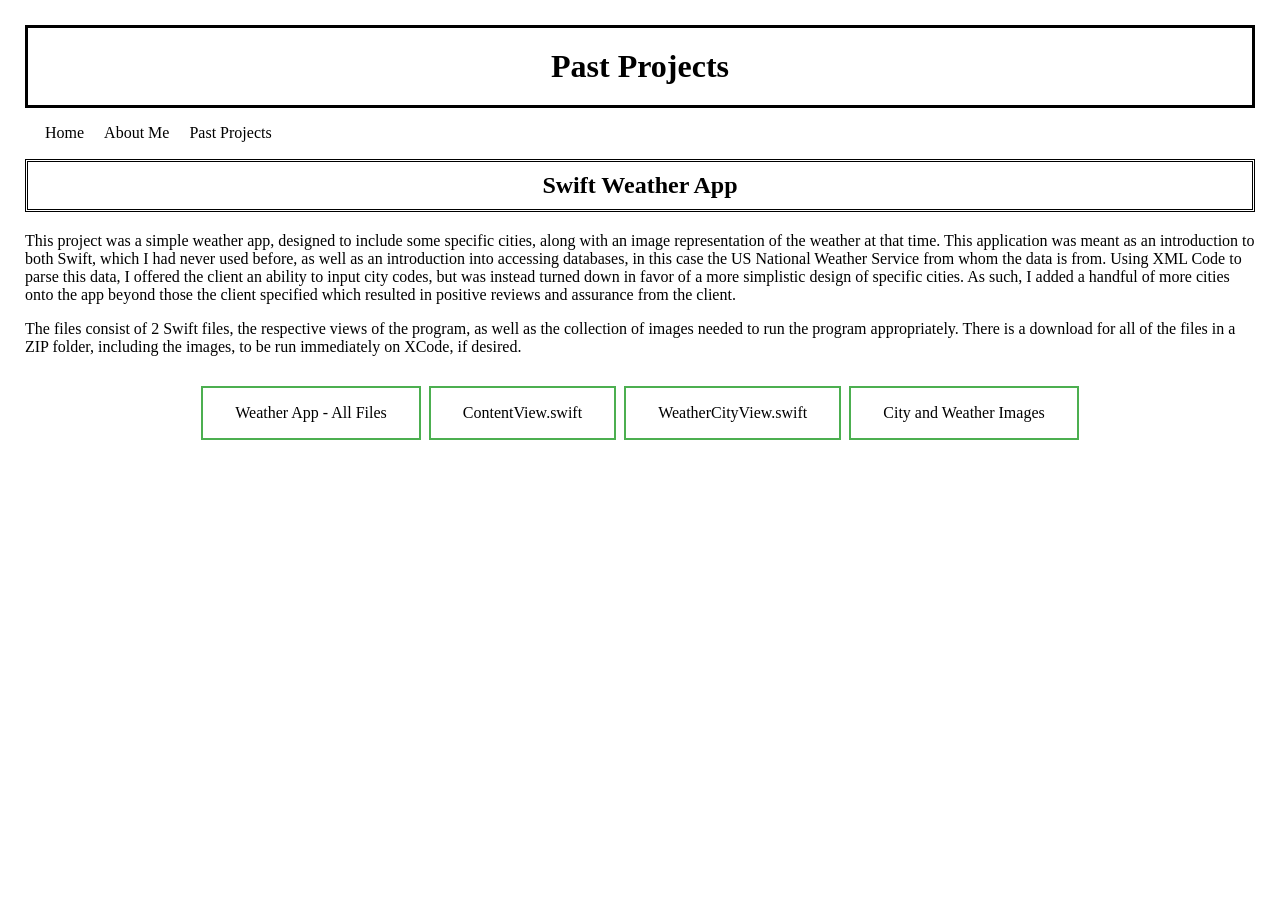
<file: past-projects/weather-app/index.html>
<!DOCTYPE html>
<html>
<head>
	<style>
		.button {
			background-color: #4CAF50;
  			border: none;
  			color: white;
  			padding: 16px 32px;
  			text-align: center;
  			text-decoration: none;
  			display: inline-block;
  			font-size: 16px;
  			margin: 4px 2px;
  			transition-duration: 0.4s;
  			cursor: pointer;
		}
		.buttonDOWNLOAD {
			background-color: white; 
  			color: black; 
  			border: 2px solid #4CAF50;
		}
		.buttonDOWNLOAD:hover {
			background-color: #4CAF50;
  			color: white;
		}
		ul2 {
			list-style-type: none;
			background-color: #f3f3f3;
		}
		li2 {
			float: left;
		}
		li2 a {
			display: block;
			color: black;
			background-color: white;
			text-align: center;
			padding: 10px;
			text-decoration: none;
		}
		li2 a:hover:not(.active) {
			background-color: #ddd;
		}
		li2 a.active {
			color: white;
			background-color: #04AA6D;
		}
		body {
			margin: 25px;
		}
		div {
			text-align:center;
			padding: 10px;
		}
		.demark {
			margin-top:-25px;
			margin-bottom:35px;
		}
		h1 {
			text-align: center;
			border-style: solid;
			padding: 20px;
		}
		h2 {
			padding: 10px;
			text-align:center;
		}
		.sectBorder {
			border-style: double;
		}
		h3 {
			margin-bottom:-10px;
			padding: 10px;
			text-align:center;
		}
	</style>
<head>
  
<body>
	<h1>Past Projects</h1>
	<div class="demark">
	<ul2>
		<li2><a href="https://cschultz11.github.io/">Home</a></li2>
		<li2><a href="https://cschultz11.github.io/about-me/">About Me</a></li2>
		<li2><a href="https://cschultz11.github.io/past-projects/">Past Projects</a></li2>
	</ul2>
	</div>
		<h2 class="sectBorder">Swift Weather App</h2>
		<p>
		This project was a simple weather app, designed to include some specific cities, along with an image representation of the weather at that time. This application was meant
		as an introduction to both Swift, which I had never used before, as well as an introduction into accessing databases, in this case the US National Weather Service from whom
		the data is from. Using XML Code to parse this data, I offered the client an ability to input city codes, but was instead turned down in favor of a more simplistic design of
		specific cities. As such, I added a handful of more cities onto the app beyond those the client specified which resulted in positive reviews and assurance from the client.
		</p>
		<p>
		The files consist of 2 Swift files, the respective views of the program, as well as the collection of images needed to run the program appropriately. There is a download for
		all of the files in a ZIP folder, including the images, to be run immediately on XCode, if desired.
		</p>
		<div>
		<a href="https://github.com/cschultz11/cschultz11.github.io/raw/main/past-projects/weather-app/Weather%20App%20-%20All%20Files.zip" class="button buttonDOWNLOAD">
		Weather App - All Files</a>
		<a href="https://github.com/cschultz11/cschultz11.github.io/blob/main/past-projects/weather-app/ContentView.swift" class="button buttonDOWNLOAD">
		ContentView.swift</a>
		<a href="https://github.com/cschultz11/cschultz11.github.io/blob/main/past-projects/weather-app/WeatherCityView.swift" class="button buttonDOWNLOAD">
		WeatherCityView.swift</a>
		<a href="https://github.com/cschultz11/cschultz11.github.io/raw/main/past-projects/weather-app/City%20and%20Weather%20Images.zip" class="button buttonDOWNLOAD">
		City and Weather Images</a>
		</div>
</body>  
</html>
</file>
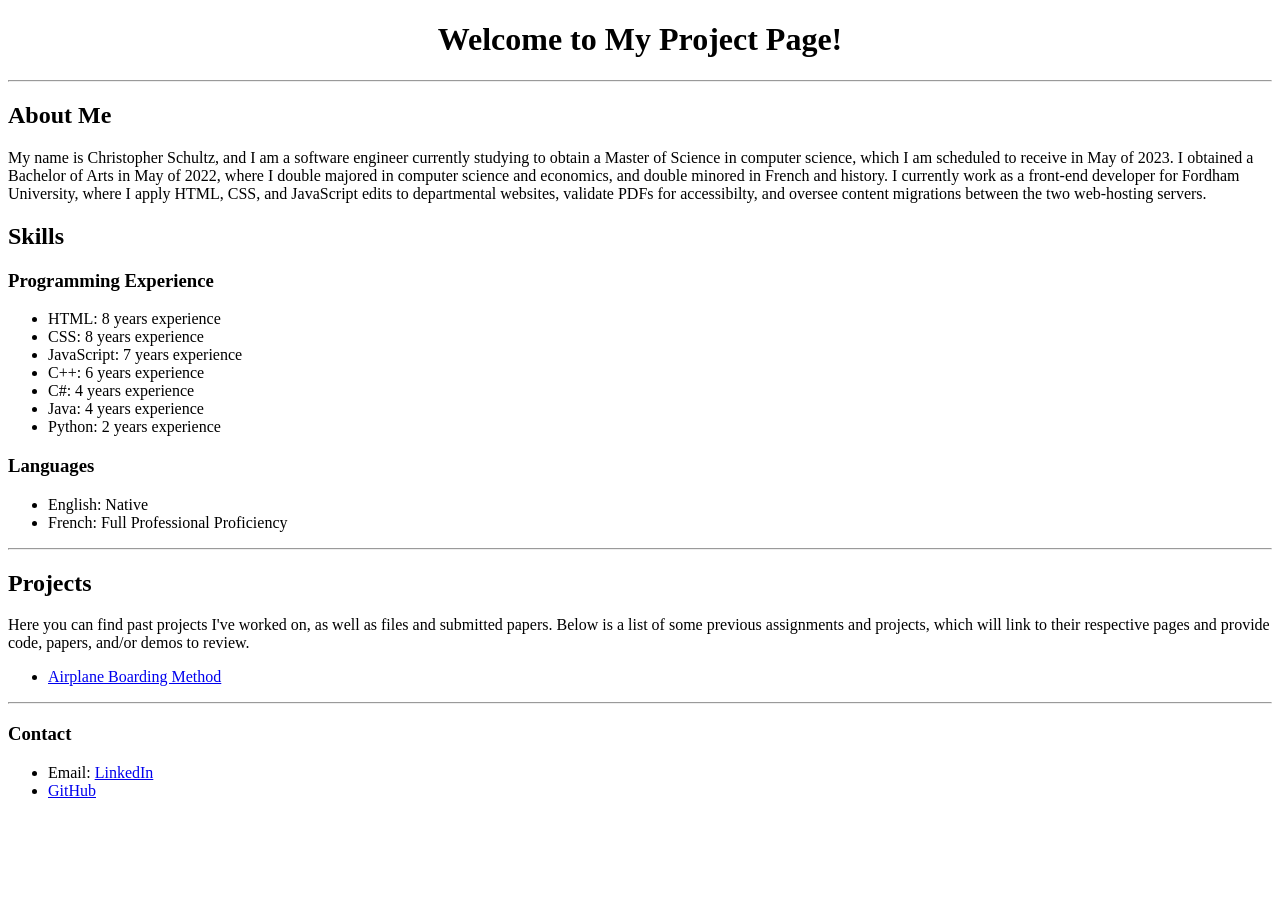
<file: index.html.html>
<!DOCTYPE html>
<html>
<head>
	<style>
		h1 {text-align: center;}
	</style>
<head>
  
<body>
	<h1>Welcome to My Project Page!</h1>
	<hr class="rounded">
		<h2>About Me</h2>
		<p>My name is Christopher Schultz, and I am a software engineer currently studying to obtain
		a Master of Science in computer science, which I am scheduled to receive in May of 2023. I
		obtained a Bachelor of Arts in May of 2022, where I double majored in computer science and 
		economics, and double minored in French and history. I currently work as a front-end developer
		for Fordham University, where I apply HTML, CSS, and JavaScript edits to departmental websites,
		validate PDFs for accessibilty, and oversee content migrations between the two web-hosting servers.</p>
		<h2>Skills</h2>
		<h3>Programming Experience</h3>
		<ul>
			<li>HTML: 8 years experience</li>
			<li>CSS: 8 years experience</li>
			<li>JavaScript: 7 years experience</li>
			<li>C++: 6 years experience</li>
			<li>C#: 4 years experience</li>
			<li>Java: 4 years experience</li>
			<li>Python: 2 years experience</li>
		</ul>
		<h3>Languages</h3>
		<ul>
			<li>English: Native</li>
			<li>French: Full Professional Proficiency</li>
		</ul>
	<hr class="rounded">
		<h2>Projects</h2>
		<p>Here you can find past projects I've worked on, as well as files and submitted papers.
	Below is a list of some previous assignments and projects, which will link to their respective pages
	and provide code, papers, and/or demos to review.</p>
		<ul>
			<li><a href="/past-projects/airplane-boarding/">Airplane Boarding Method</a></li>
		</ul>
	<hr class="rounded">
	<h3>Contact</h3>
		<ul>
			<li>Email: <a href="mailto:chrisschultz407@gmail.com>chrisschultz407@gmail</a></li>
			<li><a href="https://www.linkedin.com/in/christopherjschultz/">LinkedIn</a></li>
			<li><a href="https://github.com/cschultz11">GitHub</a></li>
		</ul>
</body>  
</html>
</file>
<file: style.css>
:root{
  --bg: #12141c;
  --panel: #191c26;
  --panel-border: #2b2c38;
  --text: #eae6de;
  --text-muted: #93909f;
  --accent: #c1693e;
  --accent-warm: #4d8b8a;
  --accent-alt: #9078a8;
  --accent-soft: rgba(193,105,62,0.14);
  --heading-font: 'Source Serif 4', Georgia, serif;
  --body-font: 'Inter', sans-serif;
  --nav-w: 280px;
  --container: 1360px;
  --side-pad: clamp(28px, 5vw, 88px);
}

* { box-sizing: border-box; }

html { scroll-behavior: smooth; }

@media (prefers-reduced-motion: reduce) {
  html { scroll-behavior: auto; }
  * { animation-duration: 0.001ms !important; transition-duration: 0.001ms !important; }
}

body{
  margin:0;
  background: var(--bg);
  color: var(--text);
  font-family: var(--body-font);
  line-height: 1.65;
  -webkit-font-smoothing: antialiased;
}

a { color: inherit; text-decoration: none; }

/* ---------- background texture ---------- */
body::before{
  content:"";
  position: fixed;
  inset: 0;
  pointer-events: none;
  background-image:
    linear-gradient(rgba(193,105,62,0.03) 1px, transparent 1px),
    linear-gradient(90deg, rgba(193,105,62,0.03) 1px, transparent 1px);
  background-size: 42px 42px;
  mask-image: radial-gradient(ellipse 80% 60% at 50% 0%, black 40%, transparent 90%);
  z-index: 0;
}

/* ---------- toggle button ---------- */
.nav-toggle{
  position: fixed;
  top: 22px;
  left: 22px;
  z-index: 60;
  width: 46px;
  height: 46px;
  border-radius: 8px;
  background: var(--panel);
  border: 1px solid var(--panel-border);
  color: var(--accent);
  font-size: 18px;
  display: flex;
  align-items: center;
  justify-content: center;
  cursor: pointer;
  transition: border-color .2s, transform .2s;
}
.nav-toggle:hover{ border-color: var(--accent); }
.nav-toggle:focus-visible{ outline: 2px solid var(--accent); outline-offset: 2px; }
.nav-toggle .fa-xmark{ display:none; }
body.nav-open .nav-toggle .fa-bars{ display:none; }
body.nav-open .nav-toggle .fa-xmark{ display:inline; }

/* ---------- side nav ---------- */
.backdrop{
  position: fixed;
  inset: 0;
  background: rgba(8,10,14,0.55);
  backdrop-filter: blur(2px);
  opacity: 0;
  pointer-events: none;
  transition: opacity .25s ease;
  z-index: 40;
}
body.nav-open .backdrop{ opacity: 1; pointer-events: auto; }

.side-nav{
  position: fixed;
  top: 0;
  left: 0;
  height: 100%;
  width: var(--nav-w);
  background: var(--panel);
  border-right: 1px solid var(--panel-border);
  transform: translateX(-100%);
  transition: transform .3s cubic-bezier(.4,0,.2,1);
  z-index: 50;
  display: flex;
  flex-direction: column;
  padding: 90px 0 28px;
}
body.nav-open .side-nav{ transform: translateX(0); }

.side-nav .brand{
  padding: 0 26px 22px;
  border-bottom: 1px solid var(--panel-border);
  margin-bottom: 10px;
}
.side-nav .brand strong{
  display: block;
  font-family: var(--heading-font);
  font-size: 18px;
  font-weight: 600;
  color: var(--text);
}
.side-nav .brand span{
  display: block;
  margin-top: 4px;
  font-size: 13px;
  color: var(--text-muted);
}

.side-nav ul{ list-style: none; margin: 0; padding: 10px 14px; flex: 1; }
.side-nav li a{
  display: flex;
  align-items: center;
  gap: 12px;
  padding: 11px 12px;
  border-radius: 7px;
  font-size: 14.5px;
  font-weight: 500;
  color: var(--text-muted);
  transition: background .15s, color .15s;
}
.side-nav li a i{ width: 16px; text-align: center; color: var(--accent); font-size: 13px; }
.side-nav li a:hover{ background: rgba(255,255,255,0.04); color: var(--text); }
.side-nav li a.active{ background: var(--accent-soft); color: var(--accent); }

.side-nav .nav-footer{
  padding: 18px 26px 0;
  border-top: 1px solid var(--panel-border);
  display: flex;
  gap: 18px;
  font-size: 16px;
}
.side-nav .nav-footer a{ color: var(--text-muted); transition: color .15s; }
.side-nav .nav-footer a:hover{ color: var(--accent); }

/* ---------- layout ---------- */
main{ position: relative; z-index: 1; max-width: var(--container); margin: 0 auto; padding: 0 var(--side-pad); }
section{ scroll-margin-top: 48px; padding: 88px 0; border-bottom: 1px solid var(--panel-border); }
section:last-of-type{ border-bottom: none; }

/* dossier-style section grid: running label column + wide content column */
.section-grid{ display: grid; grid-template-columns: 220px 1fr; gap: 56px; align-items: start; }

.section-label{
  position: sticky;
  top: 44px;
  display: flex;
  align-items: center;
  gap: 10px;
  margin: 0;
  font-family: var(--heading-font);
  font-size: 17px;
  font-weight: 600;
  color: var(--text-muted);
  letter-spacing: .01em;
}
.section-label .index-dot{ width: 9px; height: 9px; border-radius: 50%; background: var(--accent); flex-shrink: 0; }

.section-content{ min-width: 0; }
.section-content p{ max-width: 68ch; }

@media (max-width: 900px){
  .section-grid{ grid-template-columns: 1fr; gap: 18px; }
  .section-label{ position: static; }
}

.eyebrow{
  font-size: 13px;
  font-weight: 600;
  color: var(--accent);
  letter-spacing: .08em;
  text-transform: uppercase;
  margin: 0 0 14px;
}

h1,h3{ font-family: var(--heading-font); font-weight: 600; letter-spacing: -0.01em; margin: 0; }
p{ color: var(--text-muted); margin: 0 0 16px; }

/* ---------- hero ---------- */
.hero{
  padding-top: 168px;
  position: relative;
  overflow: hidden;
  border-bottom: 1px solid var(--panel-border);
}
.monogram{
  position: absolute;
  top: 50%;
  right: clamp(-40px, -2vw, 0px);
  transform: translateY(-50%);
  font-family: var(--heading-font);
  font-weight: 700;
  font-size: clamp(220px, 26vw, 460px);
  color: var(--panel);
  line-height: 1;
  z-index: 0;
  user-select: none;
  pointer-events: none;
}
.hero-content{ position: relative; z-index: 1; max-width: 680px; }
.hero h1{ font-size: clamp(38px, 5.4vw, 58px); color: var(--text); line-height: 1.12; }
.hero .role{ font-family: var(--heading-font); font-style: italic; color: var(--accent-warm); font-size: 20px; margin: 14px 0 22px; }
.hero p{ font-size: 17px; max-width: 56ch; }
.hero .cta-row{ display: flex; gap: 14px; margin-top: 30px; flex-wrap: wrap; }
.btn{
  font-family: var(--body-font);
  font-size: 14.5px;
  font-weight: 600;
  padding: 12px 20px;
  border-radius: 7px;
  display: inline-flex;
  align-items: center;
  gap: 10px;
  transition: transform .15s, border-color .15s, background .15s;
  border: 1px solid var(--panel-border);
}
.btn-primary{ background: var(--accent); color: #14100c; border-color: var(--accent); }
.btn-primary:hover{ transform: translateY(-2px); }
.btn-ghost{ color: var(--text); background: transparent; }
.btn-ghost:hover{ border-color: var(--accent); color: var(--accent); transform: translateY(-2px); }

@media (max-width: 700px){
  .monogram{ display: none; }
}

/* ---------- about / facts ---------- */
.facts{ display: grid; grid-template-columns: repeat(auto-fit, minmax(220px,1fr)); gap: 14px; margin-top: 28px; }
.fact{ background: var(--panel); border: 1px solid var(--panel-border); border-radius: 10px; padding: 18px 20px; }
.fact-wide{ grid-column: span 2; }
@media (max-width: 560px){ .fact-wide{ grid-column: span 1; } }
.fact .label{ font-size: 12px; font-weight: 600; color: var(--accent); margin-bottom: 10px; text-transform: uppercase; letter-spacing: .05em; }
.fact .value{ font-size: 14.5px; color: var(--text); }
.edu-list{ list-style: none; margin: 0; padding: 0; display: flex; flex-direction: column; gap: 10px; }
.edu-list li{ display: flex; flex-direction: column; }
.edu-list strong{ font-size: 14.5px; color: var(--text); font-weight: 600; }
.edu-list span{ font-size: 13px; color: var(--text-muted); margin-top: 2px; }

/* ---------- skills ---------- */
.skill-group{ margin-bottom: 30px; }
.skill-group:last-child{ margin-bottom: 0; }
.skill-group h3{ font-size: 15px; color: var(--text); font-weight: 600; margin-bottom: 14px; display:flex; align-items:center; gap:9px; }
.skill-group h3::before{ content:""; width:8px; height:8px; border-radius:2px; background: var(--group-color, var(--accent)); flex-shrink:0; }
.skill-group.c-1{ --group-color: var(--accent); }
.skill-group.c-2{ --group-color: var(--accent-warm); }
.skill-group.c-3{ --group-color: var(--accent-alt); }
.chip-row{ display: flex; flex-wrap: wrap; gap: 10px; }
.chip{
  font-size: 13.5px;
  font-weight: 500;
  background: var(--panel);
  border: 1px solid var(--panel-border);
  color: var(--text);
  padding: 8px 14px;
  border-radius: 20px;
  display: inline-flex;
  align-items: center;
  gap: 8px;
  transition: border-color .15s, color .15s;
}
.chip:hover{ border-color: var(--group-color, var(--accent)); color: var(--group-color, var(--accent)); }
.chip .yrs{ color: var(--text-muted); font-size: 12px; font-weight: 400; }
.chip:hover .yrs{ color: var(--text); }

/* ---------- projects ---------- */
.proj-lang{ margin-bottom: 40px; }
.proj-lang:last-child{ margin-bottom: 0; }
.proj-lang.c-1{ --group-color: var(--accent); }
.proj-lang.c-2{ --group-color: var(--accent-warm); }
.proj-lang.c-3{ --group-color: var(--accent-alt); }
.proj-lang .lang-head{ display: flex; align-items: center; gap: 10px; margin-bottom: 16px; }
.proj-lang .lang-head i{ color: var(--group-color, var(--accent)); font-size: 16px; }
.proj-lang .lang-head span{ font-family: var(--heading-font); font-weight: 600; font-size: 16px; color: var(--text); }
.proj-grid{ display: grid; grid-template-columns: repeat(auto-fit, minmax(260px,1fr)); gap: 16px; }
.proj-card{
  background: var(--panel);
  border: 1px solid var(--panel-border);
  border-radius: 10px;
  padding: 18px 20px;
  transition: border-color .15s, transform .15s;
}
.proj-card:hover{ border-color: var(--group-color, var(--accent)); transform: translateY(-3px); }
.proj-card h4{ margin: 0 0 8px; font-family: var(--heading-font); font-size: 15.5px; color: var(--text); font-weight: 600; }
.proj-card p{ font-size: 13.5px; margin-bottom: 12px; }
.proj-card a{ font-size: 13px; font-weight: 600; color: var(--group-color, var(--accent)); display: inline-flex; align-items: center; gap: 6px; }
.proj-card a:hover{ color: var(--text); }

/* ---------- contact ---------- */
.contact-icons{ display: flex; gap: 30px; margin-top: 12px; }
.contact-icons a{
  font-size: 28px;
  color: var(--text-muted);
  transition: color .15s, transform .15s;
}
.contact-icons a:hover{ color: var(--accent); transform: translateY(-3px); }

footer{ text-align: center; padding: 40px 0 60px; font-size: 13px; color: var(--text-muted); position: relative; z-index: 1; }

@media (max-width: 600px){
  section{ padding: 64px 0; }
  .hero{ padding-top: 130px; }
}
</file>
